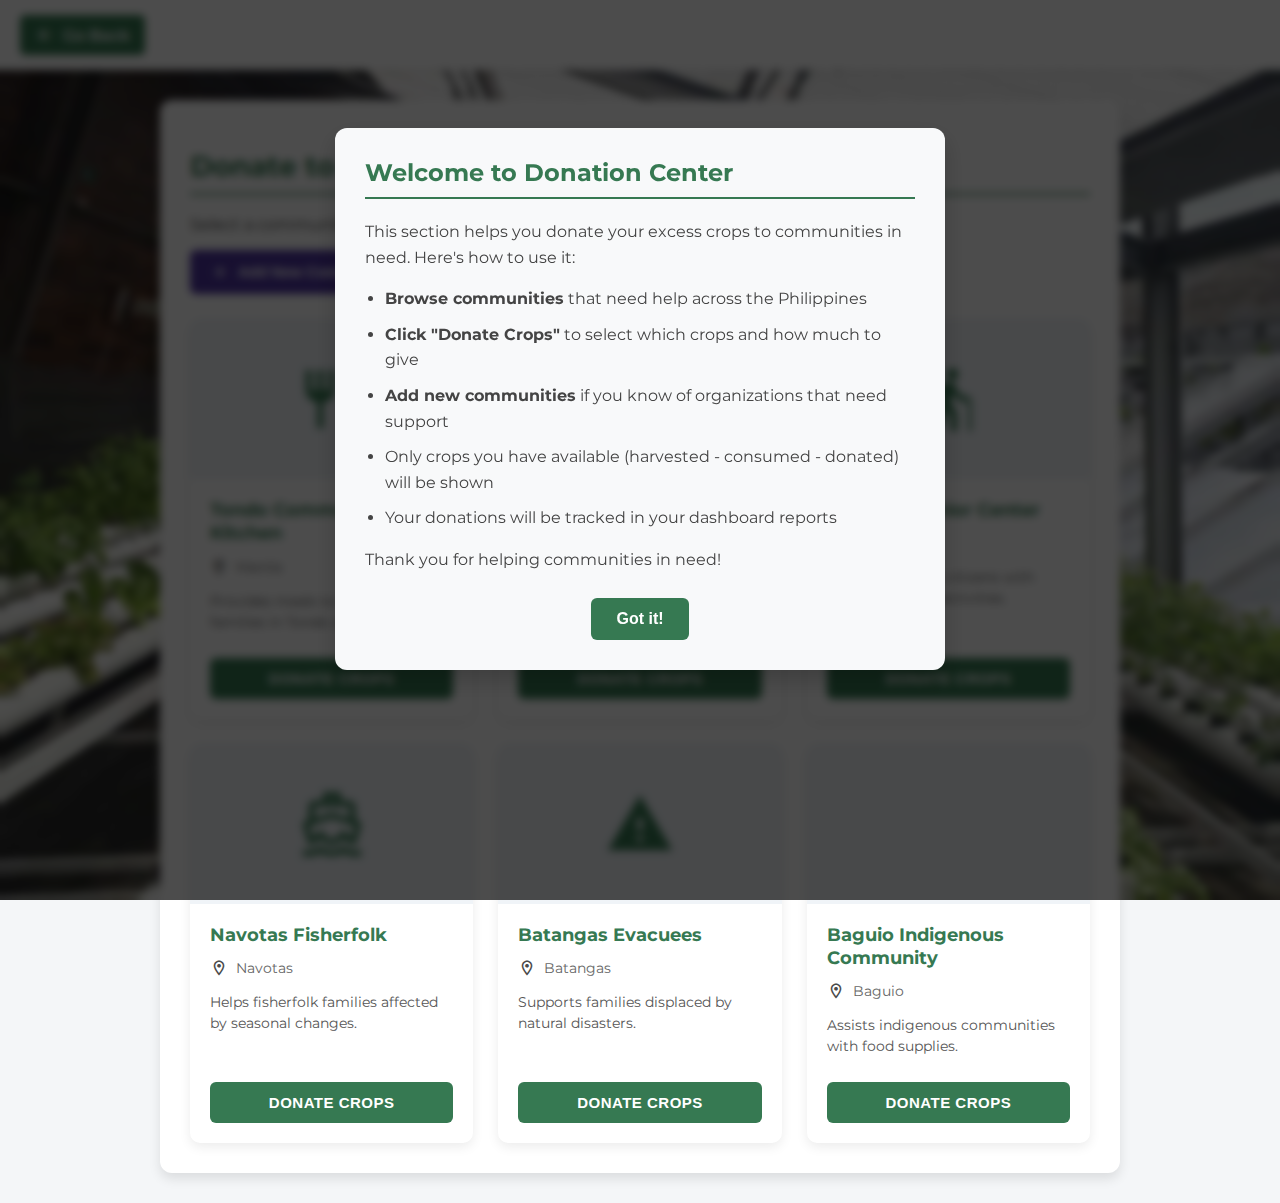
<file: donation-page.html>
<!DOCTYPE html>
<html lang="en">
<head>
  <meta charset="UTF-8" />
  <meta name="viewport" content="width=device-width, initial-scale=1.0"/>
  <title>Donate Crops</title>
  <link href="https://fonts.googleapis.com/css2?family=Montserrat:wght@100;200;300;400;500;600;700;800;900&display=swap" rel="stylesheet">
  <link href="https://fonts.googleapis.com/icon?family=Material+Icons+Outlined" rel="stylesheet"/>
  <style>
    body {
      font-family: 'Montserrat', sans-serif;
      background-color: #f4f6f8;
      margin: 0;
      padding: 0;
      color: #333;
      background-image: url('images/donate-bgs.jpg');
      background-size: cover;
      background-position: center;
      background-repeat: no-repeat;
      background-attachment: fixed; 
    }

    .header {
      display: flex;
      justify-content: space-between;
      align-items: center;
      padding: 15px 20px;
      background-color: white;
      box-shadow: 0 2px 4px rgba(0,0,0,0.1);
      position: sticky;
      top: 0;
      z-index: 100;
    }

    .go-back-btn {
      display: flex;
      align-items: center;
      background-color: #367952;
      color: white;
      padding: 10px 15px;
      border-radius: 5px;
      text-decoration: none;
      font-weight: 600;
      transition: background-color 0.3s ease;
    }

    .go-back-btn:hover {
      background-color: #2a6142;
    }

    .go-back-btn span {
      margin-right: 8px;
      font-size: 20px;
    }

    .container {
      max-width: 900px;
      margin: 30px auto;
      background-color: #fff;
      padding: 30px;
      border-radius: 12px;
      box-shadow: 0 6px 12px rgba(0, 0, 0, 0.1);
    }

    h1 {
      font-size: 28px;
      font-weight: 700;
      margin-bottom: 20px;
      border-bottom: 2px solid #367952;
      padding-bottom: 10px;
      color: #367952;
    }

    .community-grid {
      display: grid;
      grid-template-columns: repeat(auto-fill, minmax(280px, 1fr));
      gap: 25px;
    }

    .community-card {
      display: flex;
      flex-direction: column;
      background-color: #fff;
      border-radius: 10px;
      box-shadow: 0 4px 12px rgba(0,0,0,0.08);
      overflow: hidden;
      transition: transform 0.3s ease, box-shadow 0.3s ease;
      height: 100%;
    }

    .community-card:hover {
      transform: translateY(-5px);
      box-shadow: 0 8px 16px rgba(0,0,0,0.12);
    }

    .community-image {
      height: 160px;
      background-color: #f0f4f8;
      display: flex;
      align-items: center;
      justify-content: center;
      color: #367952;
    }

    .community-image span {
      font-size: 70px;
      transition: transform 0.3s ease;
    }

    .community-card:hover .community-image span {
      transform: scale(1.1);
    }

    .community-info {
      padding: 20px;
      display: flex;
      flex-direction: column;
      flex-grow: 1;
    }

    .community-name {
      font-size: 18px;
      font-weight: 700;
      margin-bottom: 12px;
      color: #367952;
      line-height: 1.3;
    }

    .community-location {
      font-size: 14px;
      color: #666;
      margin-bottom: 15px;
      display: flex;
      align-items: center;
    }

    .community-location span {
      margin-right: 8px;
      font-size: 18px;
      color: #4a4a4a;
    }

    .community-description {
      font-size: 14px;
      color: #555;
      margin-bottom: 25px;
      line-height: 1.5;
      flex-grow: 1;
    }

    .donate-btn {
      background-color: #367952;
      color: white;
      border: none;
      padding: 12px;
      border-radius: 6px;
      cursor: pointer;
      font-weight: 600;
      width: 100%;
      transition: all 0.3s ease;
      font-size: 15px;
      text-transform: uppercase;
      letter-spacing: 0.5px;
    }

    .donate-btn:hover {
      background-color: #2a6142;
      transform: translateY(-2px);
      box-shadow: 0 4px 8px rgba(0,0,0,0.1);
    }

    .add-community-btn {
      background-color: #4f35a1;
      color: white;
      border: none;
      padding: 12px 20px;
      border-radius: 6px;
      cursor: pointer;
      font-weight: 600;
      margin-bottom: 25px;
      display: inline-flex;
      align-items: center;
      transition: all 0.3s ease;
      font-size: 15px;
    }

    .add-community-btn:hover {
      background-color: #3a2678;
      transform: translateY(-2px);
      box-shadow: 0 4px 8px rgba(0,0,0,0.1);
    }

    .add-community-btn span {
      margin-right: 8px;
      font-size: 20px;
    }

    /* Modal Styles */
    .modal {
      display: none;
      position: fixed;
      z-index: 1000;
      left: 0;
      top: 0;
      width: 100%;
      height: 100%;
      background-color: rgba(0,0,0,0.5);
      backdrop-filter: blur(3px);
      animation: fadeIn 0.3s ease;
    }

    @keyframes fadeIn {
      from { opacity: 0; }
      to { opacity: 1; }
    }

    .modal-content {
      background-color: #fefefe;
      margin: 7% auto;
      padding: 25px;
      border: none;
      width: 90%;
      max-width: 450px;
      border-radius: 12px;
      box-shadow: 0 10px 25px rgba(0,0,0,0.2);
      animation: slideDown 0.3s ease;
    }

    @keyframes slideDown {
      from { transform: translateY(-20px); opacity: 0; }
      to { transform: translateY(0); opacity: 1; }
    }

    .close {
      color: #aaa;
      float: right;
      font-size: 28px;
      font-weight: bold;
      cursor: pointer;
      transition: color 0.2s ease;
    }

    .close:hover {
      color: #555;
    }

    .modal-title {
      margin-top: 0;
      color: #367952;
      font-size: 22px;
      margin-bottom: 20px;
      padding-bottom: 10px;
      border-bottom: 2px solid #f0f0f0;
    }

    .modal-input {
      width: 100%;
      padding: 12px;
      margin: 8px 0 15px;
      border: 1px solid #ddd;
      border-radius: 6px;
      box-sizing: border-box;
      font-family: 'Montserrat', sans-serif;
      transition: border-color 0.3s ease;
    }

    .modal-input:focus {
      border-color: #367952;
      outline: none;
      box-shadow: 0 0 0 2px rgba(54, 121, 82, 0.2);
    }

    .modal-select {
      width: 100%;
      padding: 12px;
      margin: 8px 0 15px;
      border: 1px solid #ddd;
      border-radius: 6px;
      background-color: white;
      font-family: 'Montserrat', sans-serif;
      transition: border-color 0.3s ease;
    }

    .modal-select:focus {
      border-color: #367952;
      outline: none;
      box-shadow: 0 0 0 2px rgba(54, 121, 82, 0.2);
    }

    .modal-button {
      background-color: #367952;
      color: white;
      padding: 12px;
      border: none;
      border-radius: 6px;
      cursor: pointer;
      font-size: 16px;
      font-weight: 600;
      margin-top: 15px;
      width: 100%;
      transition: all 0.3s ease;
      font-family: 'Montserrat', sans-serif;
    }

    .modal-button:hover {
      background-color: #2a6142;
      transform: translateY(-2px);
      box-shadow: 0 4px 8px rgba(0,0,0,0.1);
    }

    .quantity-label {
      display: block;
      margin-bottom: 5px;
      font-weight: 600;
      color: #555;
      font-size: 14px;
    }

    /* Instruction Modal Styles */
    .instruction-modal {
      display: none;
      position: fixed;
      z-index: 1100;
      left: 0;
      top: 0;
      width: 100%;
      height: 100%;
      background-color: rgba(0,0,0,0.7);
      backdrop-filter: blur(4px);
    }

    .instruction-content {
      background-color: #f8f9fa;
      margin: 10% auto;
      padding: 30px;
      border-radius: 12px;
      width: 90%;
      max-width: 550px;
      box-shadow: 0 10px 25px rgba(0,0,0,0.2);
      animation: slideUp 0.4s ease;
    }

    @keyframes slideUp {
      from { transform: translateY(20px); opacity: 0; }
      to { transform: translateY(0); opacity: 1; }
    }

    .instruction-title {
      color: #367952;
      margin-top: 0;
      font-size: 24px;
      border-bottom: 2px solid #367952;
      padding-bottom: 10px;
      margin-bottom: 20px;
    }

    .instruction-text {
      margin: 20px 0;
      line-height: 1.6;
      color: #444;
    }

    .instruction-button {
      background-color: #367952;
      color: white;
      padding: 12px 25px;
      border: none;
      border-radius: 6px;
      cursor: pointer;
      font-size: 16px;
      font-weight: 600;
      display: block;
      margin: 25px auto 0;
      transition: all 0.3s ease;
    }

    .instruction-button:hover {
      background-color: #2a6142;
      transform: translateY(-2px);
      box-shadow: 0 4px 8px rgba(0,0,0,0.1);
    }

    .instruction-list {
      margin: 15px 0;
      padding-left: 20px;
    }

    .instruction-list li {
      margin-bottom: 10px;
      color: #444;
    }

    .icon-selector {
      display: grid;
      grid-template-columns: repeat(4, 1fr);
      gap: 12px;
      margin: 15px 0 20px;
    }

    .icon-option {
      display: flex;
      flex-direction: column;
      align-items: center;
      padding: 12px 5px;
      border: 1px solid #ddd;
      border-radius: 6px;
      cursor: pointer;
      transition: all 0.2s ease;
    }

    .icon-option:hover {
      border-color: #367952;
      background-color: #f8f9fa;
    }

    .icon-option.selected {
      border-color: #367952;
      background-color: #f0f7f3;
      transform: scale(1.05);
    }

    .icon-option span {
      font-size: 28px;
      margin-bottom: 5px;
      color: #367952;
    }

    .icon-option small {
      font-size: 12px;
      color: #666;
      text-align: center;
    }

    .top-alert {
      position: fixed;
      top: -100px;
      left: 0;
      right: 0;
      padding: 15px;
      text-align: center;
      background-color: #4CAF50;
      color: white;
      font-weight: bold;
      z-index: 1000;
      transition: top 0.4s ease;
      box-shadow: 0 3px 10px rgba(0,0,0,0.2);
    }

    .top-alert.show {
      top: 0;
    }

    .top-alert.error {
      background-color: #f44336;
    }

    /* Responsive adjustments */
    @media (max-width: 768px) {
      .container {
        margin: 15px;
        padding: 20px;
      }
      
      .community-grid {
        grid-template-columns: 1fr;
      }
      
      .modal-content {
        margin: 20% auto;
        width: 85%;
      }
    }

    @media (max-width: 480px) {
      .icon-selector {
        grid-template-columns: repeat(3, 1fr);
      }
      
      .modal-content {
        margin: 25% auto;
        padding: 20px;
      }
    }
</style>
</head>
<body>
  <!-- Instruction Modal -->
  <div id="instructionModal" class="instruction-modal">
    <div class="instruction-content">
      <h2 class="instruction-title">Welcome to Donation Center</h2>
      <div class="instruction-text">
        <p>This section helps you donate your excess crops to communities in need. Here's how to use it:</p>
        <ul class="instruction-list">
          <li><strong>Browse communities</strong> that need help across the Philippines</li>
          <li><strong>Click "Donate Crops"</strong> to select which crops and how much to give</li>
          <li><strong>Add new communities</strong> if you know of organizations that need support</li>
          <li>Only crops you have available (harvested - consumed - donated) will be shown</li>
          <li>Your donations will be tracked in your dashboard reports</li>
        </ul>
        <p>Thank you for helping communities in need!</p>
      </div>
      <button class="instruction-button" onclick="closeInstructionModal()">Got it!</button>
    </div>
  </div>

  <!-- Donation Modal -->
  <div id="donationModal" class="modal">
    <div class="modal-content">
      <span class="close" onclick="closeModal('donationModal')">&times;</span>
      <h2 class="modal-title" id="donationModalTitle">Donate to <span id="communityName"></span></h2>
      
      <label for="donationCrop" class="quantity-label">Select Crop:</label>
      <select id="donationCrop" class="modal-select">
        <!-- Will be populated with available crops -->
      </select>
      
      <label for="donationQuantity" class="quantity-label">Quantity (pieces):</label>
      <input 
        type="number" 
        id="donationQuantity" 
        class="modal-input" 
        placeholder="Enter quantity (pcs)" 
        min="1" 
        step="1"
        oninput="this.value = Math.abs(this.value)"
      >
      
      <label for="donationDate" class="quantity-label">Donation Date:</label>
      <input 
        type="date" 
        id="donationDate" 
        class="modal-input" 
        value="<?php echo date('Y-m-d'); ?>"
      >
      
      <button class="modal-button" onclick="submitDonation()">Submit Donation</button>
    </div>
  </div>

  <!-- Add Community Modal -->
  <div id="addCommunityModal" class="modal">
    <div class="modal-content">
      <span class="close" onclick="closeModal('addCommunityModal')">&times;</span>
      <h2 class="modal-title">Add New Community</h2>
      
      <label for="newCommunityName" class="quantity-label">Community Name:</label>
      <input 
        type="text" 
        id="newCommunityName" 
        class="modal-input" 
        placeholder="Enter community name"
      >
      
      <label for="newCommunityLocation" class="quantity-label">Location:</label>
      <input 
        type="text" 
        id="newCommunityLocation" 
        class="modal-input" 
        placeholder="Enter location (City/Province)"
      >
      
      <label for="newCommunityDescription" class="quantity-label">Description:</label>
      <textarea 
        id="newCommunityDescription" 
        class="modal-input" 
        placeholder="Describe who this community helps"
        rows="3"
      ></textarea>
      
      <label class="quantity-label">Select Icon:</label>
      <div class="icon-selector" id="iconSelector">
        <div class="icon-option" onclick="selectIcon(this, 'restaurant')">
          <span class="material-icons-outlined">restaurant</span>
          <small>Kitchen</small>
        </div>
        <div class="icon-option" onclick="selectIcon(this, 'child_care')">
          <span class="material-icons-outlined">child_care</span>
          <small>Children</small>
        </div>
        <div class="icon-option" onclick="selectIcon(this, 'elderly')">
          <span class="material-icons-outlined">elderly</span>
          <small>Elderly</small>
        </div>
        <div class="icon-option" onclick="selectIcon(this, 'directions_boat')">
          <span class="material-icons-outlined">directions_boat</span>
          <small>Fisherfolk</small>
        </div>
        <div class="icon-option" onclick="selectIcon(this, 'warning')">
          <span class="material-icons-outlined">warning</span>
          <small>Disaster</small>
        </div>
        <div class="icon-option" onclick="selectIcon(this, 'forest')">
          <span class="material-icons-outlined">forest</span>
          <small>Indigenous</small>
        </div>
        <div class="icon-option" onclick="selectIcon(this, 'home')">
          <span class="material-icons-outlined">home</span>
          <small>Shelter</small>
        </div>
        <div class="icon-option" onclick="selectIcon(this, 'local_hospital')">
          <span class="material-icons-outlined">local_hospital</span>
          <small>Hospital</small>
        </div>
      </div>
      <input type="hidden" id="selectedIcon" value="restaurant">
      
      <button class="modal-button" onclick="addNewCommunity()">Add Community</button>
    </div>
  </div>

  <!-- Header with Back Button -->
  <div class="header">
    <a href="index.html" class="go-back-btn">
      <span class="material-icons-outlined">arrow_back</span>
      Go Back
    </a>
  </div>

  <div class="container">
    <h1>Donate to Communities</h1>
    <p>Select a community to donate your excess crops and help those in need.</p>
    
    <button class="add-community-btn" onclick="openAddCommunityModal()">
      <span class="material-icons-outlined">add</span>
      Add New Community
    </button>
    
    <div class="community-grid" id="communitiesGrid">
      <!-- Communities will be added here dynamically -->
    </div>
  </div>

  <script>
    // Storage keys
    const STORAGE_KEY = 'cropTrackerData';
    const COMMUNITIES_STORAGE_KEY = 'cropTrackerCommunities';
    const NOTIFICATIONS_KEY = 'notifications'; // Changed to match dashboard
    
    // Default communities
    const defaultCommunities = [
      {
        id: 1,
        name: "Tondo Community Kitchen",
        location: "Manila",
        description: "Provides meals to underprivileged families in Tondo area.",
        icon: "restaurant"
      },
      {
        id: 2,
        name: "Payatas Orphanage",
        location: "Quezon City",
        description: "Cares for orphaned and abandoned children in Payatas.",
        icon: "child_care"
      },
      {
        id: 3,
        name: "Marikina Senior Center",
        location: "Marikina",
        description: "Supports elderly citizens with daily meals and activities.",
        icon: "elderly"
      },
      {
        id: 4,
        name: "Navotas Fisherfolk",
        location: "Navotas",
        description: "Helps fisherfolk families affected by seasonal changes.",
        icon: "directions_boat"
      },
      {
        id: 5,
        name: "Batangas Evacuees",
        location: "Batangas",
        description: "Supports families displaced by natural disasters.",
        icon: "warning"
      },
      {
        id: 6,
        name: "Baguio Indigenous Community",
        location: "Baguio",
        description: "Assists indigenous communities with food supplies.",
        icon: "forest"
      }
    ];

    // Current selected community
    let currentCommunity = null;
    let nextCommunityId = 7; // Starting after default communities

    // Initialize the page
    window.onload = function() {
      // Initialize communities in localStorage if not already present
      if (!localStorage.getItem(COMMUNITIES_STORAGE_KEY)) {
        localStorage.setItem(COMMUNITIES_STORAGE_KEY, JSON.stringify(defaultCommunities));
      }
      
      renderCommunities();
      
      // Show instruction modal on first visit
      if (!localStorage.getItem('hasSeenInstructions')) {
        document.getElementById('instructionModal').style.display = 'block';
        localStorage.setItem('hasSeenDonationInstructions', 'true');
      }
    };

    // Close instruction modal
    function closeInstructionModal() {
      document.getElementById('instructionModal').style.display = 'none';
    }

    // Get communities from localStorage
    function getCommunities() {
      const communities = localStorage.getItem(COMMUNITIES_STORAGE_KEY);
      return communities ? JSON.parse(communities) : [];
    }

    // Save communities to localStorage
    function saveCommunities(communities) {
      localStorage.setItem(COMMUNITIES_STORAGE_KEY, JSON.stringify(communities));
    }

    // Render communities to the page
    function renderCommunities() {
      const grid = document.getElementById('communitiesGrid');
      grid.innerHTML = '';
      
      const communities = getCommunities();
      
      communities.forEach(community => {
        const card = document.createElement('div');
        card.className = 'community-card';
        card.innerHTML = `
          <div class="community-image">
            <span class="material-icons-outlined">${community.icon}</span>
          </div>
          <div class="community-info">
            <div class="community-name">${community.name}</div>
            <div class="community-location">
              <span class="material-icons-outlined">location_on</span>
              ${community.location}
            </div>
            <div class="community-description">${community.description}</div>
            <button class="donate-btn" onclick="openDonationModal(${community.id})">Donate Crops</button>
          </div>
        `;
        grid.appendChild(card);
      });
    }

    // Open donation modal
    function openDonationModal(communityId) {
      const communities = getCommunities();
      currentCommunity = communities.find(c => c.id === communityId);
      
      if (!currentCommunity) return;
      
      // Set community name in modal
      document.getElementById('communityName').textContent = currentCommunity.name;
      
      // Populate crops dropdown with available crops from harvest
      populateCropDropdown();
      
      // Show modal
      document.getElementById('donationModal').style.display = 'block';
    }

    // Populate crop dropdown with available crops
    function populateCropDropdown() {
      const dropdown = document.getElementById('donationCrop');
      dropdown.innerHTML = '';
      
      // Get available crops from harvest data
      const availableCrops = getAvailableCrops();
      
      if (availableCrops.length === 0) {
        dropdown.innerHTML = '<option value="">No crops available for donation</option>';
        return;
      }
      
      availableCrops.forEach(crop => {
        const option = document.createElement('option');
        option.value = crop.name;
        option.textContent = `${crop.name} (Available: ${crop.quantity})`;
        dropdown.appendChild(option);
      });
    }

    // Get available crops from harvest data (minus consumed and donated)
    function getAvailableCrops() {
      const data = getStoredData();
      
      // Calculate total harvested
      const harvested = {};
      if (data.harvest && data.harvest.length > 0) {
        data.harvest.forEach(item => {
          if (!harvested[item.crop]) harvested[item.crop] = 0;
          harvested[item.crop] += item.quantity;
        });
      }
      
      // Calculate total consumed
      const consumed = {};
      if (data.consumed && data.consumed.length > 0) {
        data.consumed.forEach(item => {
          if (!consumed[item.crop]) consumed[item.crop] = 0;
          consumed[item.crop] += item.quantity;
        });
      }
      
      // Calculate total donated
      const donated = {};
      if (data.donated && data.donated.length > 0) {
        data.donated.forEach(item => {
          if (!donated[item.crop]) donated[item.crop] = 0;
          donated[item.crop] += item.quantity;
        });
      }
      
      // Calculate available crops
      const available = [];
      for (const crop in harvested) {
        const availableQty = harvested[crop] - 
                            (consumed[crop] || 0) - 
                            (donated[crop] || 0);
        if (availableQty > 0) {
          available.push({
            name: crop,
            quantity: availableQty
          });
        }
      }
      
      return available;
    }

    // Submit donation
    function submitDonation() {
      const crop = document.getElementById('donationCrop').value;
      const quantity = parseInt(document.getElementById('donationQuantity').value);
      const date = document.getElementById('donationDate').value;
      
      if (!crop || crop === "") {
        showTopAlert('Please select a crop', 'error');
        return;
      }
      
      if (!quantity || quantity <= 0) {
        showTopAlert('Please enter valid quantity', 'error');
        return;
      }
      
      // Check if donation quantity is available
      const availableCrops = getAvailableCrops();
      const selectedCrop = availableCrops.find(c => c.name === crop);
      
      if (!selectedCrop || quantity > selectedCrop.quantity) {
        showTopAlert(`You only have ${selectedCrop ? selectedCrop.quantity : 0} ${crop} available for donation`, 'error');
        return;
      }
      
      // Add to donated items - this will trigger the notification
      addDonatedItem(
        crop, 
        quantity, 
        new Date(date), 
        currentCommunity.name, 
        currentCommunity.location
      );
      
      // Show success message
      showTopAlert(`Successfully donated ${quantity} ${crop} to ${currentCommunity.name}!`);
      
      // Close the modal
      closeModal('donationModal');
      
      // Update the available crops list
      populateCropDropdown();
    }

    // Open add community modal
    function openAddCommunityModal() {
      // Reset form
      document.getElementById('newCommunityName').value = '';
      document.getElementById('newCommunityLocation').value = '';
      document.getElementById('newCommunityDescription').value = '';
      document.getElementById('selectedIcon').value = 'restaurant';
      
      // Reset icon selection
      const icons = document.querySelectorAll('.icon-option');
      icons.forEach(icon => icon.classList.remove('selected'));
      icons[0].classList.add('selected');
      
      document.getElementById('addCommunityModal').style.display = 'block';
    }

    // Select icon for new community
    function selectIcon(element, iconValue) {
      // Remove selected class from all icons
      const icons = document.querySelectorAll('.icon-option');
      icons.forEach(icon => icon.classList.remove('selected'));
      
      // Add selected class to clicked icon
      element.classList.add('selected');
      document.getElementById('selectedIcon').value = iconValue;
    }

    // Add new community
    function addNewCommunity() {
      const name = document.getElementById('newCommunityName').value.trim();
      const location = document.getElementById('newCommunityLocation').value.trim();
      const description = document.getElementById('newCommunityDescription').value.trim();
      const icon = document.getElementById('selectedIcon').value;
      
      if (!name) {
        showTopAlert('Please enter community name', 'error');
        return;
      }
      
      if (!location) {
        showTopAlert('Please enter a location', 'error');
        return;
      }
      
      if (!description) {
        showTopAlert('Please enter a description', 'error');
        return;
      }
      
      const communities = getCommunities();
      const newCommunity = {
        id: nextCommunityId++,
        name,
        location,
        description,
        icon
      };
      
      communities.push(newCommunity);
      saveCommunities(communities);
      renderCommunities();
      
      showTopAlert(`Added new community: ${name}`);
      closeModal('addCommunityModal');
    }

    // Close modal
    function closeModal(modalId) {
      document.getElementById(modalId).style.display = 'none';
    }

    // Data Storage and Management
    function getStoredData() {
      const data = localStorage.getItem(STORAGE_KEY);
      return data ? JSON.parse(data) : {
        consumed: [],
        harvest: [],
        donated: [],
        lastUpdated: new Date().toISOString()
      };
    }

    function saveData(data) {
      localStorage.setItem(STORAGE_KEY, JSON.stringify(data));
    }

    // Notification functions
    function addNotification(message) {
      let notifications = JSON.parse(localStorage.getItem(NOTIFICATIONS_KEY)) || [];
      
      const newNotification = {
        id: Date.now(),
        message,
        timestamp: new Date().toISOString(),
        read: false
      };

      notifications.unshift(newNotification);
      if (notifications.length > 50) notifications.pop();

      localStorage.setItem(NOTIFICATIONS_KEY, JSON.stringify(notifications));
      
      // Request notification permission if not already granted
      if (Notification.permission !== 'granted') {
        Notification.requestPermission();
      }
    }

    function addDonatedItem(crop, quantity, date = new Date(), community = '', location = '') {
      const data = getStoredData();
      data.donated.push({
        crop,
        quantity: parseInt(quantity),
        date: date.toISOString(),
        community,
        location
      });
      saveData(data);
      
      // Add notification with community and location info
      const notificationMessage = `Donated ${quantity} ${crop} to ${community}${location ? ` in ${location}` : ''}`;
      addNotification(notificationMessage);
    }

    // Close modal when clicking outside of it
    window.onclick = function(event) {
      if (event.target.classList.contains('modal')) {
        closeModal(event.target.id);
      }
    }

    function showTopAlert(message, type = 'success') {
      const alertDiv = document.createElement('div');
      alertDiv.className = `top-alert ${type}`;
      alertDiv.textContent = message;
      document.body.prepend(alertDiv);
      
      setTimeout(() => alertDiv.classList.add('show'), 100);
      setTimeout(() => {
        alertDiv.classList.remove('show');
        setTimeout(() => alertDiv.remove(), 500);
      }, 3000);
    }
  </script>
</body>
</html>
</file>
